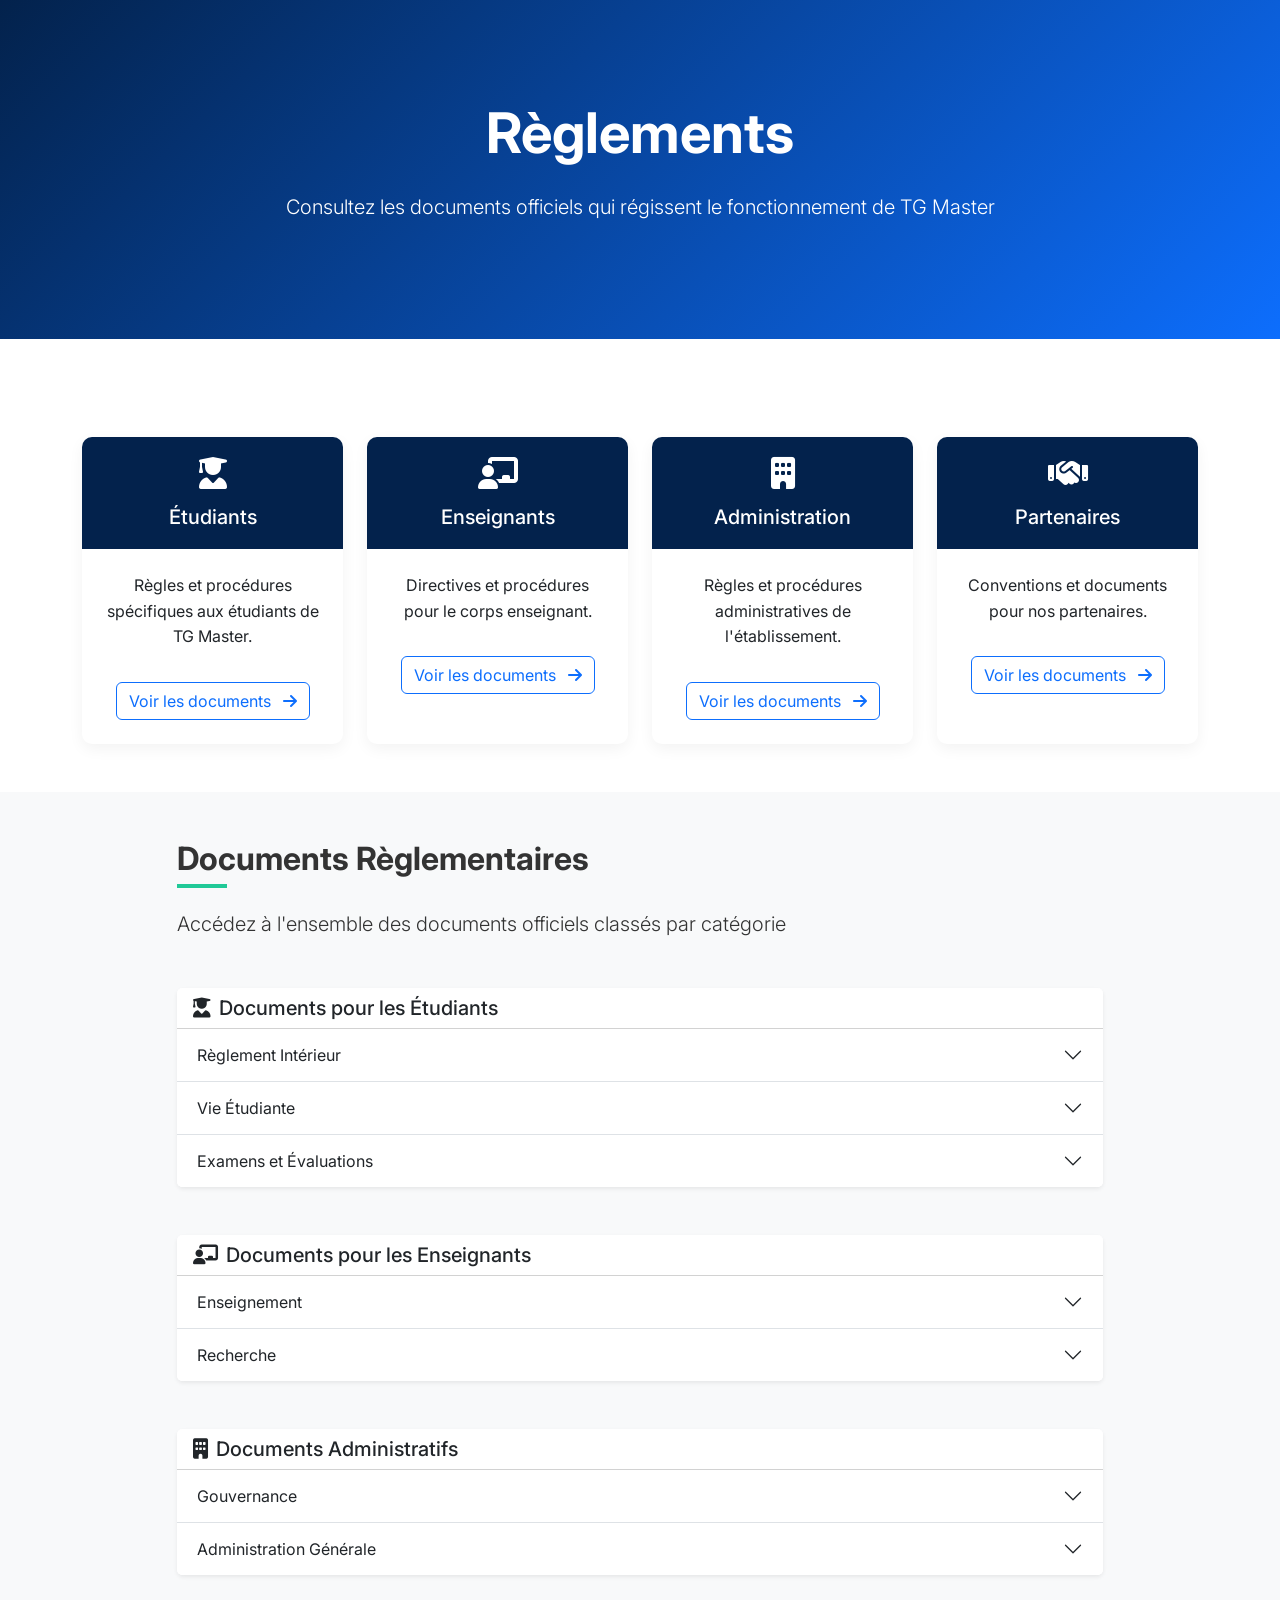
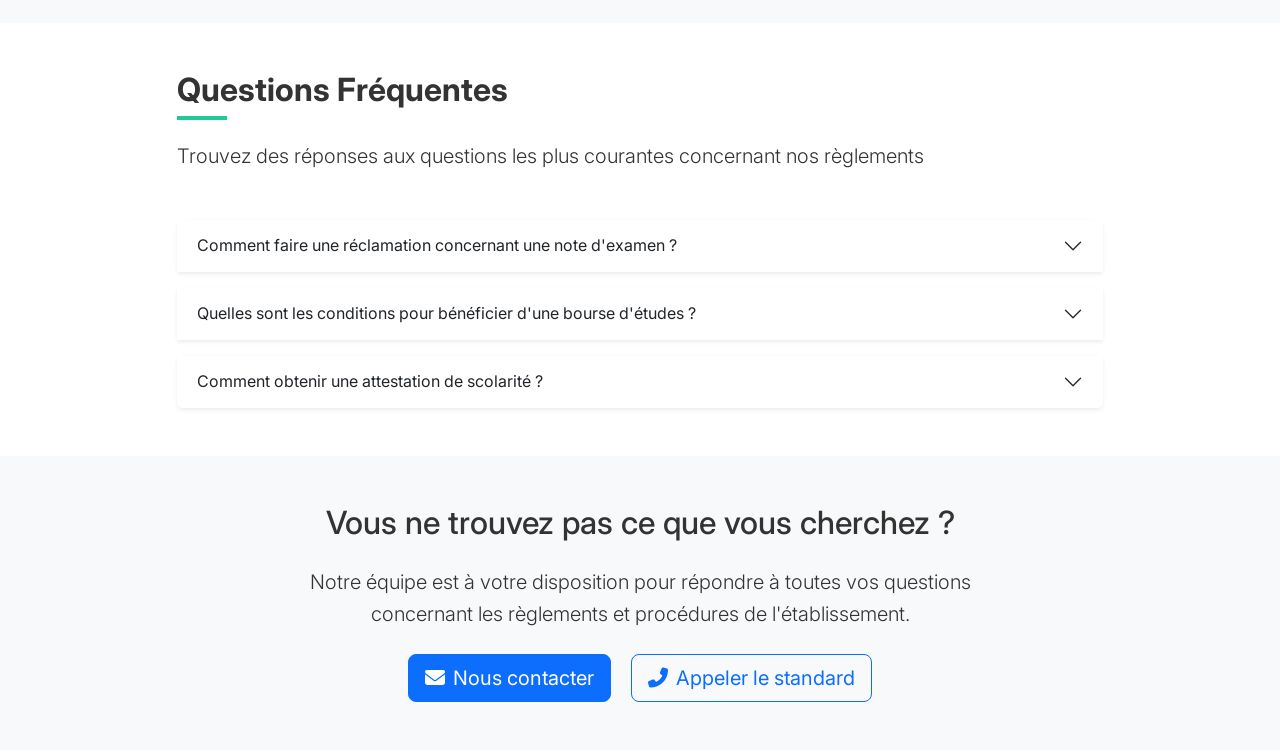
<file: reglements.html>
<!DOCTYPE html>
<html lang="fr">
<head>
    <meta charset="UTF-8">
    <meta name="viewport" content="width=device-width, initial-scale=1.0">
    <title>Règlements - TG Master</title>
    <!-- Bootstrap CSS -->
    <link href="https://cdn.jsdelivr.net/npm/bootstrap@5.3.8/dist/css/bootstrap.min.css" rel="stylesheet">
    <!-- Font Awesome -->
    <link href="https://cdnjs.cloudflare.com/ajax/libs/font-awesome/6.4.0/css/all.min.css" rel="stylesheet">
    <!-- Google Fonts -->
    <link href="https://fonts.googleapis.com/css2?family=Inter:wght@300;400;500;600;700&display=swap" rel="stylesheet">
    <style>
        :root {
            --primary-color: #03224c;
            --secondary-color: #0d6efd;
            --accent-color: #20c997;
        }
        body {
            font-family: 'Inter', sans-serif;
            color: #333;
            line-height: 1.6;
        }
        .hero-banner {
            background: linear-gradient(135deg, var(--primary-color), var(--secondary-color));
            color: white;
            padding: 100px 0;
            margin-bottom: 50px;
        }
        .regulation-card {
            transition: transform 0.3s ease, box-shadow 0.3s ease;
            height: 100%;
            border: none;
            border-radius: 10px;
            overflow: hidden;
            box-shadow: 0 5px 15px rgba(0,0,0,0.05);
        }
        .regulation-card:hover {
            transform: translateY(-5px);
            box-shadow: 0 10px 25px rgba(0,0,0,0.1);
        }
        .regulation-card .card-header {
            background-color: var(--primary-color);
            color: white;
            font-weight: 600;
            border: none;
            padding: 1.25rem;
        }
        .regulation-card .card-body {
            padding: 1.5rem;
        }
        .document-list {
            list-style-type: none;
            padding-left: 0;
        }
        .document-list li {
            padding: 10px 0;
            border-bottom: 1px solid #eee;
            display: flex;
            justify-content: space-between;
            align-items: center;
        }
        .document-list li:last-child {
            border-bottom: none;
        }
        .document-list a {
            color: var(--primary-color);
            text-decoration: none;
            display: flex;
            align-items: center;
            transition: color 0.3s ease;
            flex-grow: 1;
        }
        .document-list a:hover {
            color: var(--secondary-color);
            text-decoration: none;
        }
        .document-list i {
            margin-right: 10px;
            color: var(--secondary-color);
            width: 20px;
            text-align: center;
        }
        .accordion-button:not(.collapsed) {
            background-color: rgba(3, 34, 76, 0.05);
            color: var(--primary-color);
            font-weight: 600;
        }
        .accordion-button:focus {
            box-shadow: none;
            border-color: rgba(0,0,0,.125);
        }
        .badge {
            font-weight: 500;
            padding: 5px 10px;
            font-size: 0.75rem;
        }
        .document-actions {
            display: flex;
            gap: 10px;
            margin-left: 15px;
        }
        .document-actions a {
            color: #6c757d;
            transition: color 0.3s ease;
        }
        .document-actions a:hover {
            color: var(--secondary-color);
        }
        .section-title {
            position: relative;
            display: inline-block;
            margin-bottom: 30px;
            font-weight: 700;
        }
        .section-title:after {
            content: '';
            position: absolute;
            width: 50px;
            height: 4px;
            background: var(--accent-color);
            bottom: -10px;
            left: 0;
        }
    </style>
</head>
<body>
    <!-- Navigation (à inclure depuis le fichier principal) -->
    
    <!-- Bannière Hero -->
    <section class="hero-banner">
        <div class="container">
            <div class="row align-items-center">
                <div class="col-lg-8 mx-auto text-center">
                    <h1 class="display-4 fw-bold mb-4">Règlements</h1>
                    <p class="lead">Consultez les documents officiels qui régissent le fonctionnement de TG Master</p>
                </div>
            </div>
        </div>
    </section>

    <!-- Cartes de catégories -->
    <section class="py-5">
        <div class="container">
            <div class="row g-4">
                <!-- Étudiants -->
                <div class="col-md-6 col-lg-3">
                    <div class="card regulation-card h-100">
                        <div class="card-header text-center">
                            <i class="fas fa-user-graduate fa-2x mb-3"></i>
                            <h3 class="h5 mb-0">Étudiants</h3>
                        </div>
                        <div class="card-body text-center">
                            <p>Règles et procédures spécifiques aux étudiants de TG Master.</p>
                            <a href="#etudiants" class="btn btn-outline-primary mt-3">Voir les documents <i class="fas fa-arrow-right ms-2"></i></a>
                        </div>
                    </div>
                </div>

                <!-- Enseignants -->
                <div class="col-md-6 col-lg-3">
                    <div class="card regulation-card h-100">
                        <div class="card-header text-center">
                            <i class="fas fa-chalkboard-teacher fa-2x mb-3"></i>
                            <h3 class="h5 mb-0">Enseignants</h3>
                        </div>
                        <div class="card-body text-center">
                            <p>Directives et procédures pour le corps enseignant.</p>
                            <a href="#enseignants" class="btn btn-outline-primary mt-3">Voir les documents <i class="fas fa-arrow-right ms-2"></i></a>
                        </div>
                    </div>
                </div>

                <!-- Administration -->
                <div class="col-md-6 col-lg-3">
                    <div class="card regulation-card h-100">
                        <div class="card-header text-center">
                            <i class="fas fa-building fa-2x mb-3"></i>
                            <h3 class="h5 mb-0">Administration</h3>
                        </div>
                        <div class="card-body text-center">
                            <p>Règles et procédures administratives de l'établissement.</p>
                            <a href="#administration" class="btn btn-outline-primary mt-3">Voir les documents <i class="fas fa-arrow-right ms-2"></i></a>
                        </div>
                    </div>
                </div>

                <!-- Partenaires -->
                <div class="col-md-6 col-lg-3">
                    <div class="card regulation-card h-100">
                        <div class="card-header text-center">
                            <i class="fas fa-handshake fa-2x mb-3"></i>
                            <h3 class="h5 mb-0">Partenaires</h3>
                        </div>
                        <div class="card-body text-center">
                            <p>Conventions et documents pour nos partenaires.</p>
                            <a href="#partenaires" class="btn btn-outline-primary mt-3">Voir les documents <i class="fas fa-arrow-right ms-2"></i></a>
                        </div>
                    </div>
                </div>
            </div>
        </div>
    </section>

    <!-- Documents par catégorie -->
    <section class="py-5 bg-light">
        <div class="container">
            <div class="row">
                <div class="col-lg-10 mx-auto">
                    <h2 class="section-title">Documents Règlementaires</h2>
                    <p class="lead mb-5">Accédez à l'ensemble des documents officiels classés par catégorie</p>
                    
                    <!-- Section Étudiants -->
                    <div class="card border-0 shadow-sm mb-5" id="etudiants">
                        <div class="card-header bg-white">
                            <h3 class="h5 mb-0"><i class="fas fa-user-graduate me-2"></i>Documents pour les Étudiants</h3>
                        </div>
                        <div class="card-body p-0">
                            <div class="accordion" id="accordionEtudiants">
                                <!-- Règlement Intérieur -->
                                <div class="accordion-item border-0 border-bottom">
                                    <h2 class="accordion-header" id="headingOne">
                                        <button class="accordion-button collapsed" type="button" data-bs-toggle="collapse" data-bs-target="#collapseOne" aria-expanded="false" aria-controls="collapseOne">
                                            Règlement Intérieur
                                        </button>
                                    </h2>
                                    <div id="collapseOne" class="accordion-collapse collapse" aria-labelledby="headingOne" data-bs-parent="#accordionEtudiants">
                                        <div class="accordion-body p-0">
                                            <ul class="document-list mb-0">
                                                <li>
                                                    <a href="#">
                                                        <i class="far fa-file-pdf"></i>
                                                        <span>Règlement Intérieur 2023-2024</span>
                                                    </a>
                                                    <div class="document-actions">
                                                        <span class="badge bg-secondary">PDF - 1.2 Mo</span>
                                                        <a href="#" title="Télécharger"><i class="fas fa-download"></i></a>
                                                    </div>
                                                </li>
                                                <li>
                                                    <a href="#">
                                                        <i class="far fa-file-word"></i>
                                                        <span>Charte de l'Étudiant</span>
                                                    </a>
                                                    <div class="document-actions">
                                                        <span class="badge bg-secondary">DOCX - 850 Ko</span>
                                                        <a href="#" title="Télécharger"><i class="fas fa-download"></i></a>
                                                    </div>
                                                </li>
                                            </ul>
                                        </div>
                                    </div>
                                </div>
                                
                                <!-- Vie Étudiante -->
                                <div class="accordion-item border-0 border-bottom">
                                    <h2 class="accordion-header" id="headingTwo">
                                        <button class="accordion-button collapsed" type="button" data-bs-toggle="collapse" data-bs-target="#collapseTwo" aria-expanded="false" aria-controls="collapseTwo">
                                            Vie Étudiante
                                        </button>
                                    </h2>
                                    <div id="collapseTwo" class="accordion-collapse collapse" aria-labelledby="headingTwo" data-bs-parent="#accordionEtudiants">
                                        <div class="accordion-body p-0">
                                            <ul class="document-list mb-0">
                                                <li>
                                                    <a href="#">
                                                        <i class="far fa-file-pdf"></i>
                                                        <span>Charte des Résidences Universitaires</span>
                                                    </a>
                                                    <div class="document-actions">
                                                        <span class="badge bg-secondary">PDF - 1.1 Mo</span>
                                                        <a href="#" title="Télécharger"><i class="fas fa-download"></i></a>
                                                    </div>
                                                </li>
                                                <li>
                                                    <a href="#">
                                                        <i class="far fa-file-pdf"></i>
                                                        <span>Règlement de la Bibliothèque</span>
                                                    </a>
                                                    <div class="document-actions">
                                                        <span class="badge bg-secondary">PDF - 720 Ko</span>
                                                        <a href="#" title="Télécharger"><i class="fas fa-download"></i></a>
                                                    </div>
                                                </li>
                                            </ul>
                                        </div>
                                    </div>
                                </div>
                                
                                <!-- Examens et Évaluations -->
                                <div class="accordion-item border-0">
                                    <h2 class="accordion-header" id="headingThree">
                                        <button class="accordion-button collapsed" type="button" data-bs-toggle="collapse" data-bs-target="#collapseThree" aria-expanded="false" aria-controls="collapseThree">
                                            Examens et Évaluations
                                        </button>
                                    </h2>
                                    <div id="collapseThree" class="accordion-collapse collapse" aria-labelledby="headingThree" data-bs-parent="#accordionEtudiants">
                                        <div class="accordion-body p-0">
                                            <ul class="document-list mb-0">
                                                <li>
                                                    <a href="#">
                                                        <i class="far fa-file-pdf"></i>
                                                        <span>Règlement des Examens</span>
                                                    </a>
                                                    <div class="document-actions">
                                                        <span class="badge bg-secondary">PDF - 980 Ko</span>
                                                        <a href="#" title="Télécharger"><i class="fas fa-download"></i></a>
                                                    </div>
                                                </li>
                                                <li>
                                                    <a href="#">
                                                        <i class="far fa-file-pdf"></i>
                                                        <span>Procédure de Réclamation</span>
                                                    </a>
                                                    <div class="document-actions">
                                                        <span class="badge bg-secondary">PDF - 650 Ko</span>
                                                        <a href="#" title="Télécharger"><i class="fas fa-download"></i></a>
                                                    </div>
                                                </li>
                                            </ul>
                                        </div>
                                    </div>
                                </div>
                            </div>
                        </div>
                    </div>
                    
                    <!-- Section Enseignants -->
                    <div class="card border-0 shadow-sm mb-5" id="enseignants">
                        <div class="card-header bg-white">
                            <h3 class="h5 mb-0"><i class="fas fa-chalkboard-teacher me-2"></i>Documents pour les Enseignants</h3>
                        </div>
                        <div class="card-body p-0">
                            <div class="accordion" id="accordionEnseignants">
                                <!-- Enseignement -->
                                <div class="accordion-item border-0 border-bottom">
                                    <h2 class="accordion-header" id="headingFour">
                                        <button class="accordion-button collapsed" type="button" data-bs-toggle="collapse" data-bs-target="#collapseFour" aria-expanded="false" aria-controls="collapseFour">
                                            Enseignement
                                        </button>
                                    </h2>
                                    <div id="collapseFour" class="accordion-collapse collapse" aria-labelledby="headingFour" data-bs-parent="#accordionEnseignants">
                                        <div class="accordion-body p-0">
                                            <ul class="document-list mb-0">
                                                <li>
                                                    <a href="#">
                                                        <i class="far fa-file-pdf"></i>
                                                        <span>Guide Pédagogique 2023-2024</span>
                                                    </a>
                                                    <div class="document-actions">
                                                        <span class="badge bg-secondary">PDF - 2.1 Mo</span>
                                                        <a href="#" title="Télécharger"><i class="fas fa-download"></i></a>
                                                    </div>
                                                </li>
                                                <li>
                                                    <a href="#">
                                                        <i class="far fa-file-word"></i>
                                                        <span>Modèle de Syllabus</span>
                                                    </a>
                                                    <div class="document-actions">
                                                        <span class="badge bg-secondary">DOCX - 320 Ko</span>
                                                        <a href="#" title="Télécharger"><i class="fas fa-download"></i></a>
                                                    </div>
                                                </li>
                                            </ul>
                                        </div>
                                    </div>
                                </div>
                                
                                <!-- Recherche -->
                                <div class="accordion-item border-0">
                                    <h2 class="accordion-header" id="headingFive">
                                        <button class="accordion-button collapsed" type="button" data-bs-toggle="collapse" data-bs-target="#collapseFive" aria-expanded="false" aria-controls="collapseFive">
                                            Recherche
                                        </button>
                                    </h2>
                                    <div id="collapseFive" class="accordion-collapse collapse" aria-labelledby="headingFive" data-bs-parent="#accordionEnseignants">
                                        <div class="accordion-body p-0">
                                            <ul class="document-list mb-0">
                                                <li>
                                                    <a href="#">
                                                        <i class="far fa-file-pdf"></i>
                                                        <span>Politique de la Recherche</span>
                                                    </a>
                                                    <div class="document-actions">
                                                        <span class="badge bg-secondary">PDF - 1.7 Mo</span>
                                                        <a href="#" title="Télécharger"><i class="fas fa-download"></i></a>
                                                    </div>
                                                </li>
                                                <li>
                                                    <a href="#">
                                                        <i class="far fa-file-word"></i>
                                                        <span>Guide des Publications Scientifiques</span>
                                                    </a>
                                                    <div class="document-actions">
                                                        <span class="badge bg-secondary">DOCX - 2.3 Mo</span>
                                                        <a href="#" title="Télécharger"><i class="fas fa-download"></i></a>
                                                    </div>
                                                </li>
                                            </ul>
                                        </div>
                                    </div>
                                </div>
                            </div>
                        </div>
                    </div>
                    
                    <!-- Section Administration -->
                    <div class="card border-0 shadow-sm" id="administration">
                        <div class="card-header bg-white">
                            <h3 class="h5 mb-0"><i class="fas fa-building me-2"></i>Documents Administratifs</h3>
                        </div>
                        <div class="card-body p-0">
                            <div class="accordion" id="accordionAdmin">
                                <!-- Gouvernance -->
                                <div class="accordion-item border-0 border-bottom">
                                    <h2 class="accordion-header" id="headingSix">
                                        <button class="accordion-button collapsed" type="button" data-bs-toggle="collapse" data-bs-target="#collapseSix" aria-expanded="false" aria-controls="collapseSix">
                                            Gouvernance
                                        </button>
                                    </h2>
                                    <div id="collapseSix" class="accordion-collapse collapse" aria-labelledby="headingSix" data-bs-parent="#accordionAdmin">
                                        <div class="accordion-body p-0">
                                            <ul class="document-list mb-0">
                                                <li>
                                                    <a href="#">
                                                        <i class="far fa-file-pdf"></i>
                                                        <span>Statuts de l'Établissement</span>
                                                    </a>
                                                    <div class="document-actions">
                                                        <span class="badge bg-secondary">PDF - 3.2 Mo</span>
                                                        <a href="#" title="Télécharger"><i class="fas fa-download"></i></a>
                                                    </div>
                                                </li>
                                                <li>
                                                    <a href="#">
                                                        <i class="far fa-file-pdf"></i>
                                                        <span>Règlement Intérieur du Personnel</span>
                                                    </a>
                                                    <div class="document-actions">
                                                        <span class="badge bg-secondary">PDF - 2.1 Mo</span>
                                                        <a href="#" title="Télécharger"><i class="fas fa-download"></i></a>
                                                    </div>
                                                </li>
                                            </ul>
                                        </div>
                                    </div>
                                </div>
                                
                                <!-- Administration Générale -->
                                <div class="accordion-item border-0">
                                    <h2 class="accordion-header" id="headingSeven">
                                        <button class="accordion-button collapsed" type="button" data-bs-toggle="collapse" data-bs-target="#collapseSeven" aria-expanded="false" aria-controls="collapseSeven">
                                            Administration Générale
                                        </button>
                                    </h2>
                                    <div id="collapseSeven" class="accordion-collapse collapse" aria-labelledby="headingSeven" data-bs-parent="#accordionAdmin">
                                        <div class="accordion-body p-0">
                                            <ul class="document-list mb-0">
                                                <li>
                                                    <a href="#">
                                                        <i class="far fa-file-pdf"></i>
                                                        <span>Règlement Financier</span>
                                                    </a>
                                                    <div class="document-actions">
                                                        <span class="badge bg-secondary">PDF - 1.9 Mo</span>
                                                        <a href="#" title="Télécharger"><i class="fas fa-download"></i></a>
                                                    </div>
                                                </li>
                                                <li>
                                                    <a href="#">
                                                        <i class="far fa-file-word"></i>
                                                        <span>Procédure d'Achats</span>
                                                    </a>
                                                    <div class="document-actions">
                                                        <span class="badge bg-secondary">DOCX - 1.2 Mo</span>
                                                        <a href="#" title="Télécharger"><i class="fas fa-download"></i></a>
                                                    </div>
                                                </li>
                                            </ul>
                                        </div>
                                    </div>
                                </div>
                            </div>
                        </div>
                    </div>
                </div>
            </div>
        </div>
    </section>

    <!-- Section FAQ -->
    <section class="py-5">
        <div class="container">
            <div class="row">
                <div class="col-lg-10 mx-auto">
                    <h2 class="section-title">Questions Fréquentes</h2>
                    <p class="lead mb-5">Trouvez des réponses aux questions les plus courantes concernant nos règlements</p>
                    
                    <div class="accordion" id="faqAccordion">
                        <!-- Question 1 -->
                        <div class="accordion-item mb-3 border-0 shadow-sm">
                            <h2 class="accordion-header" id="faqHeadingOne">
                                <button class="accordion-button collapsed" type="button" data-bs-toggle="collapse" data-bs-target="#faqOne" aria-expanded="false" aria-controls="faqOne">
                                    Comment faire une réclamation concernant une note d'examen ?
                                </button>
                            </h2>
                            <div id="faqOne" class="accordion-collapse collapse" aria-labelledby="faqHeadingOne" data-bs-parent="#faqAccordion">
                                <div class="accordion-body">
                                    <p>Pour toute réclamation concernant une note d'examen, vous devez :</p>
                                    <ol>
                                        <li>Rédiger une lettre de réclamation motivée</li>
                                        <li>La déposer au secrétariat pédagogique dans un délai de 7 jours ouvrables après l'affichage des résultats</li>
                                        <li>Joindre toutes les pièces justificatives nécessaires</li>
                                    </ol>
                                    <p class="mb-0">Votre réclamation sera examinée par la commission pédagogique qui vous répondra dans un délai maximum de 15 jours.</p>
                                </div>
                            </div>
                        </div>
                        
                        <!-- Question 2 -->
                        <div class="accordion-item mb-3 border-0 shadow-sm">
                            <h2 class="accordion-header" id="faqHeadingTwo">
                                <button class="accordion-button collapsed" type="button" data-bs-toggle="collapse" data-bs-target="#faqTwo" aria-expanded="false" aria-controls="faqTwo">
                                    Quelles sont les conditions pour bénéficier d'une bourse d'études ?
                                </button>
                            </h2>
                            <div id="faqTwo" class="accordion-collapse collapse" aria-labelledby="faqHeadingTwo" data-bs-parent="#faqAccordion">
                                <div class="accordion-body">
                                    <p>Les conditions pour bénéficier d'une bourse d'études à TG Master sont les suivantes :</p>
                                    <ul>
                                        <li>Être régulièrement inscrit dans un programme de formation de TG Master</li>
                                        <li>Justifier de ressources financières limitées</li>
                                        <li>Avoir obtenu de bons résultats académiques l'année précédente</li>
                                        <li>Ne pas bénéficier d'une autre bourse d'études</li>
                                    </ul>
                                    <p class="mb-0">Le dossier de demande de bourse est à retirer au service des bourses et doit être déposé avant le 30 septembre de l'année universitaire en cours.</p>
                                </div>
                            </div>
                        </div>
                        
                        <!-- Question 3 -->
                        <div class="accordion-item border-0 shadow-sm">
                            <h2 class="accordion-header" id="faqHeadingThree">
                                <button class="accordion-button collapsed" type="button" data-bs-toggle="collapse" data-bs-target="#faqThree" aria-expanded="false" aria-controls="faqThree">
                                    Comment obtenir une attestation de scolarité ?
                                </button>
                            </h2>
                            <div id="faqThree" class="accordion-collapse collapse" aria-labelledby="faqHeadingThree" data-bs-parent="#faqAccordion">
                                <div class="accordion-body">
                                    <p>Les attestations de scolarité sont disponibles sur votre espace étudiant dans la rubrique "Mes documents". Vous pouvez les télécharger et les imprimer directement.</p>
                                    <p class="mb-0">Si vous rencontrez des difficultés, vous pouvez en faire la demande écrite au service de la scolarité. Le délai de délivrance est de 48 heures ouvrables.</p>
                                </div>
                            </div>
                        </div>
                    </div>
                </div>
            </div>
        </div>
    </section>

    <!-- Section Contact -->
    <section class="py-5 bg-light">
        <div class="container">
            <div class="row">
                <div class="col-lg-8 mx-auto text-center">
                    <h2 class="mb-4">Vous ne trouvez pas ce que vous cherchez ?</h2>
                    <p class="lead mb-4">Notre équipe est à votre disposition pour répondre à toutes vos questions concernant les règlements et procédures de l'établissement.</p>
                    <a href="../index.html#contact" class="btn btn-primary btn-lg me-3"><i class="fas fa-envelope me-2"></i>Nous contacter</a>
                    <a href="#" class="btn btn-outline-primary btn-lg"><i class="fas fa-phone-alt me-2"></i>Appeler le standard</a>
                </div>
            </div>
        </div>
    </section>

    <!-- Footer (à inclure depuis le fichier principal) -->
    
    <!-- Scripts -->
    <script src="https://cdn.jsdelivr.net/npm/bootstrap@5.3.8/dist/js/bootstrap.bundle.min.js"></script>
</body>
</html>
</file>
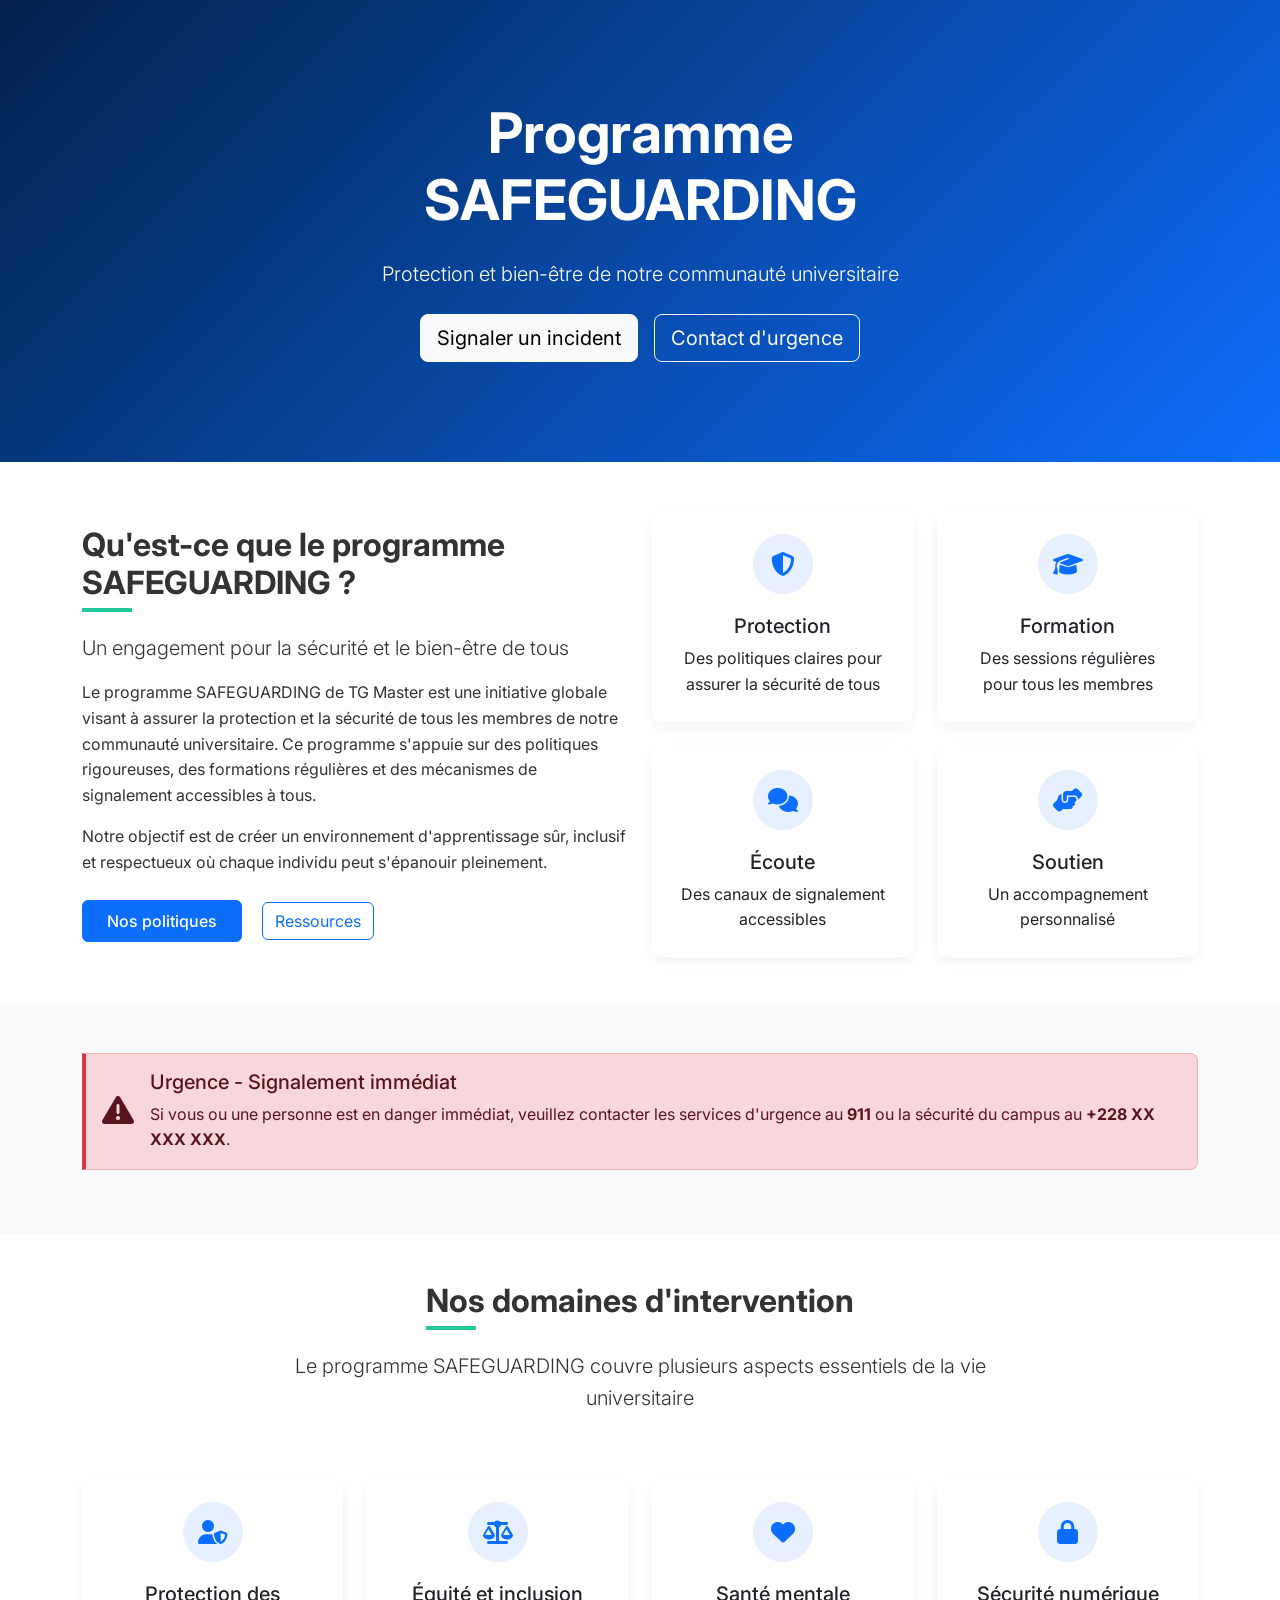
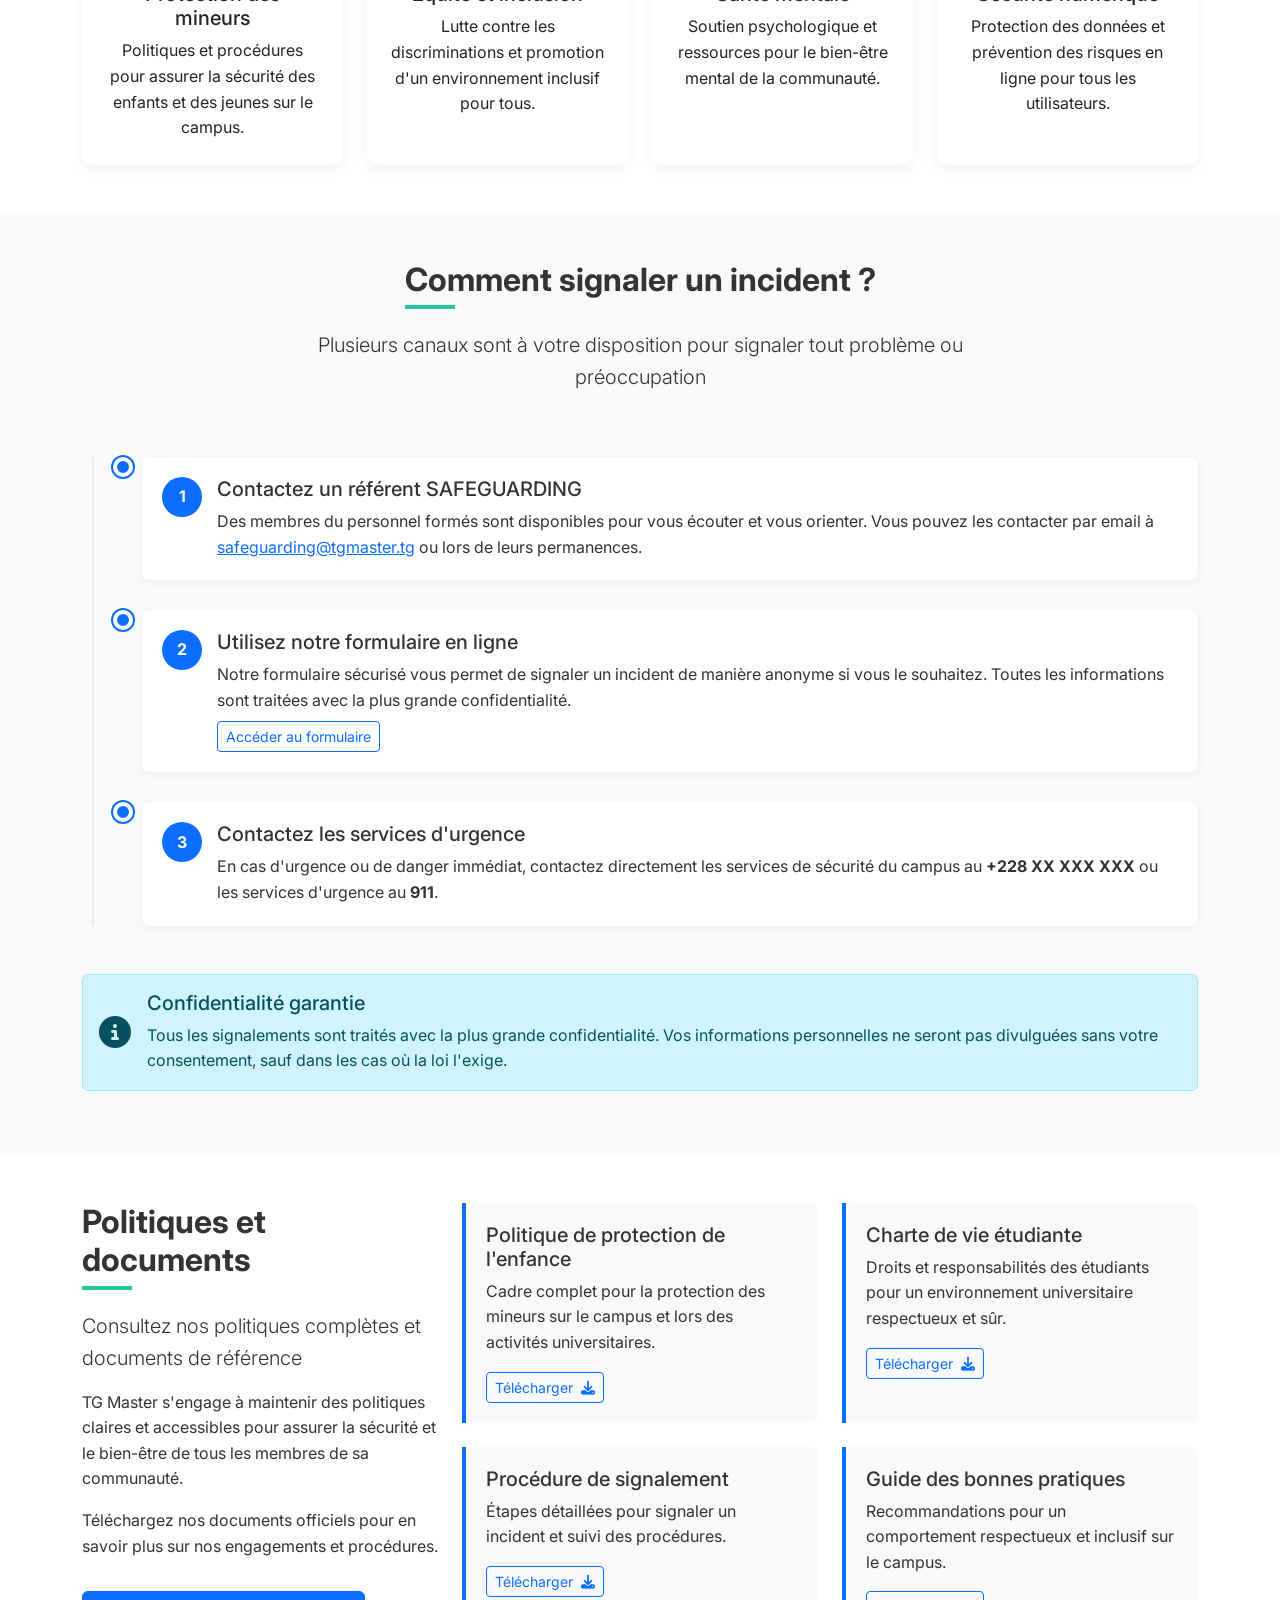
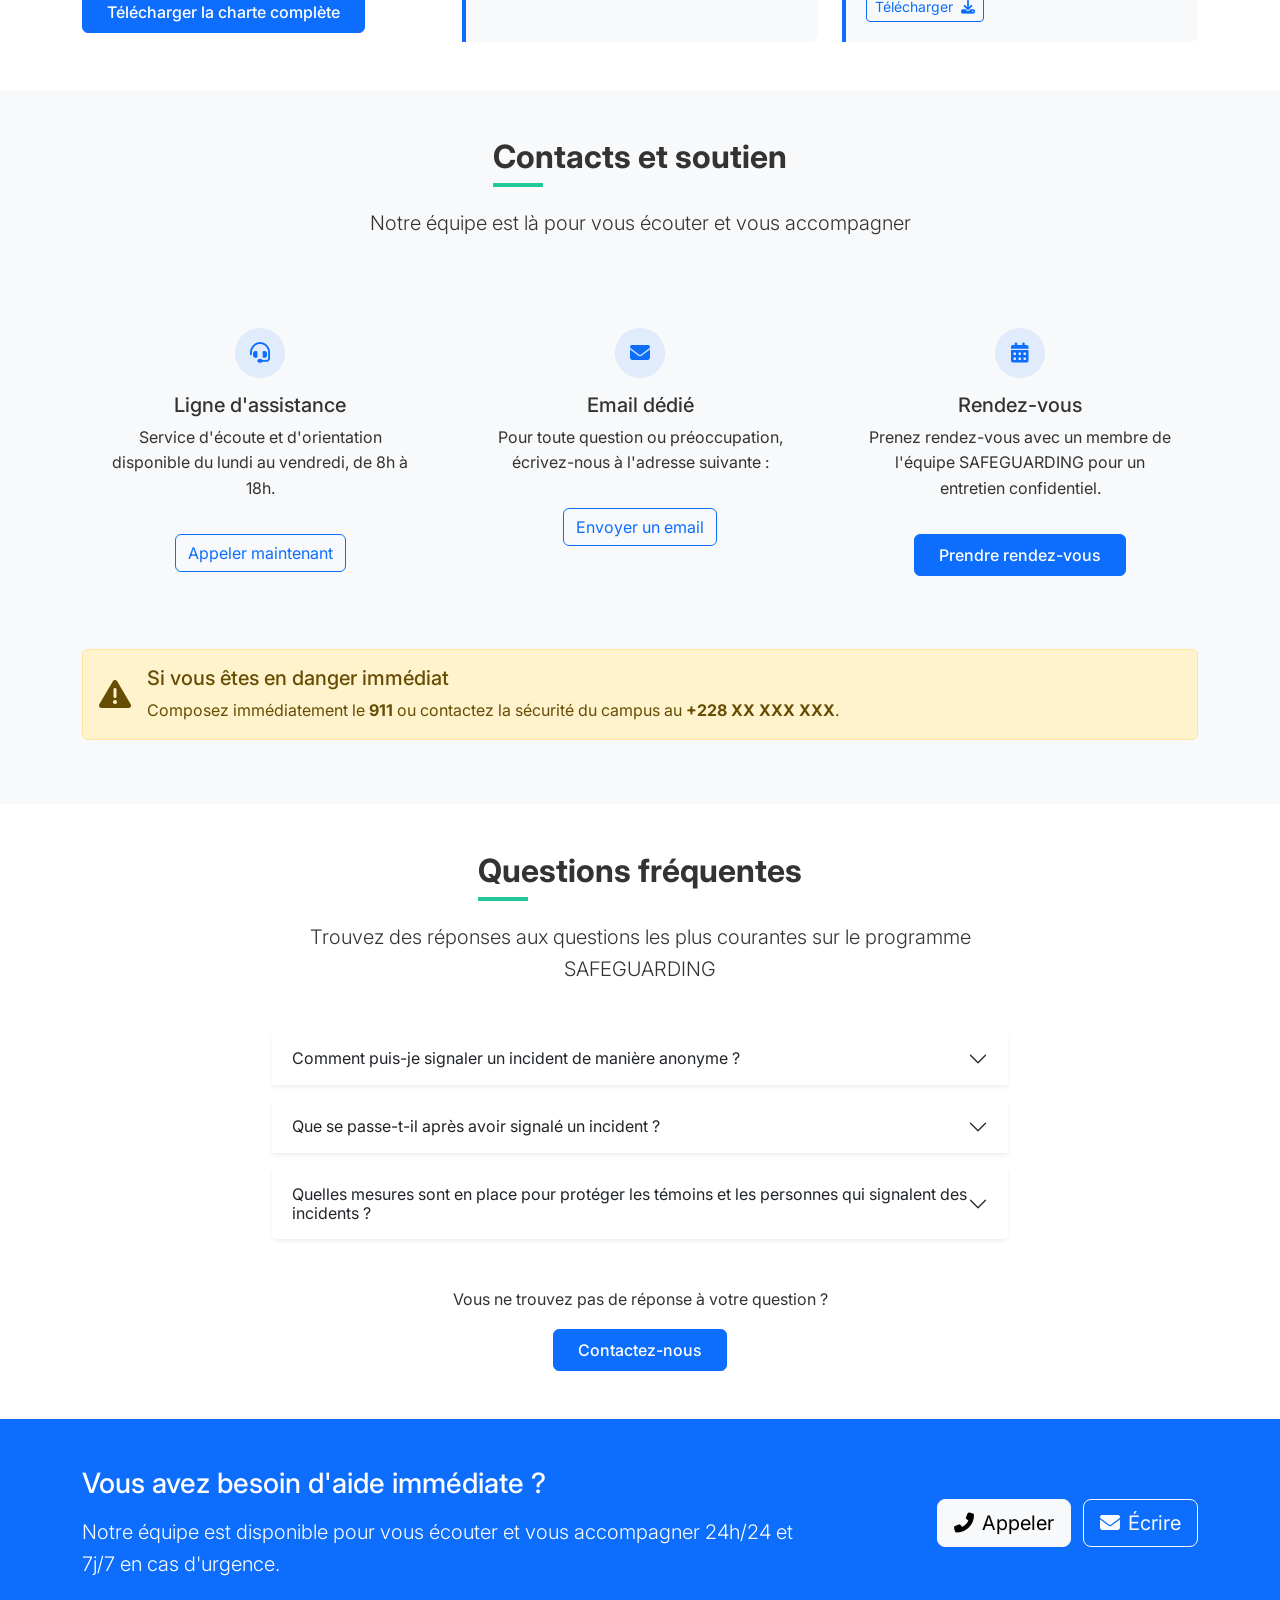
<file: safeguarding.html>
<!DOCTYPE html>
<html lang="fr">
<head>
    <meta charset="UTF-8">
    <meta name="viewport" content="width=device-width, initial-scale=1.0">
    <title>Programme SAFEGUARDING - Protection et Sécurité | TG Master</title>
    <!-- Bootstrap CSS -->
    <link href="https://cdn.jsdelivr.net/npm/bootstrap@5.3.8/dist/css/bootstrap.min.css" rel="stylesheet">
    <!-- Font Awesome -->
    <link href="https://cdnjs.cloudflare.com/ajax/libs/font-awesome/6.4.0/css/all.min.css" rel="stylesheet">
    <!-- Google Fonts -->
    <link href="https://fonts.googleapis.com/css2?family=Inter:wght@300;400;500;600;700&display=swap" rel="stylesheet">
    <!-- AOS Animation -->
    <link href="https://unpkg.com/aos@2.3.1/dist/aos.css" rel="stylesheet">
    <style>
        :root {
            --primary-color: #03224c;
            --secondary-color: #0d6efd;
            --accent-color: #20c997;
            --danger-color: #dc3545;
        }
        body {
            font-family: 'Inter', sans-serif;
            color: #333;
            line-height: 1.6;
        }
        .hero-banner {
            background: linear-gradient(135deg, var(--primary-color), var(--secondary-color));
            color: white;
            padding: 100px 0;
            position: relative;
            overflow: hidden;
        }
        .hero-banner::before {
            content: '';
            position: absolute;
            top: 0;
            right: 0;
            bottom: 0;
            left: 0;
            background: url('[data-uri]') repeat;
            opacity: 0.3;
        }
        .hero-content {
            position: relative;
            z-index: 1;
        }
        .section-title {
            position: relative;
            display: inline-block;
            margin-bottom: 30px;
            font-weight: 700;
        }
        .section-title:after {
            content: '';
            position: absolute;
            width: 50px;
            height: 4px;
            background: var(--accent-color);
            bottom: -10px;
            left: 0;
        }
        .section-title.text-center:after {
            left: 50%;
            transform: translateX(-50%);
        }
        .card {
            border: none;
            border-radius: 10px;
            overflow: hidden;
            box-shadow: 0 5px 15px rgba(0,0,0,0.05);
            transition: transform 0.3s ease, box-shadow 0.3s ease;
            height: 100%;
        }
        .card:hover {
            transform: translateY(-5px);
            box-shadow: 0 10px 25px rgba(0,0,0,0.1);
        }
        .card-header {
            background-color: var(--primary-color);
            color: white;
            font-weight: 600;
            border: none;
            padding: 1.25rem;
        }
        .btn-primary {
            background-color: var(--secondary-color);
            border-color: var(--secondary-color);
            padding: 0.5rem 1.5rem;
            font-weight: 500;
        }
        .btn-primary:hover {
            background-color: #0b5ed7;
            border-color: #0a58ca;
        }
        .btn-outline-primary {
            color: var(--secondary-color);
            border-color: var(--secondary-color);
        }
        .btn-outline-danger {
            color: var(--danger-color);
            border-color: var(--danger-color);
        }
        .btn-outline-danger:hover {
            background-color: var(--danger-color);
            color: white;
        }
        .btn-outline-primary:hover {
            background-color: var(--secondary-color);
            border-color: var(--secondary-color);
        }
        .feature-icon {
            width: 60px;
            height: 60px;
            border-radius: 50%;
            background: rgba(13, 110, 253, 0.1);
            display: flex;
            align-items: center;
            justify-content: center;
            margin: 0 auto 20px;
            font-size: 24px;
            color: var(--secondary-color);
        }
        .nav-pills .nav-link {
            color: var(--primary-color);
            font-weight: 500;
            padding: 0.75rem 1.5rem;
            margin-right: 10px;
            margin-bottom: 10px;
            border-radius: 50px;
            background: #f8f9fa;
            transition: all 0.3s ease;
        }
        .nav-pills .nav-link.active {
            background: var(--secondary-color);
            color: white;
        }
        .nav-pills .nav-link:hover:not(.active) {
            background: #e9ecef;
        }
        .step-number {
            width: 40px;
            height: 40px;
            background: var(--secondary-color);
            color: white;
            border-radius: 50%;
            display: flex;
            align-items: center;
            justify-content: center;
            font-weight: 700;
            margin-right: 15px;
            flex-shrink: 0;
        }
        .policy-card {
            border-left: 4px solid var(--secondary-color);
            padding: 20px;
            background: #f8f9fa;
            border-radius: 0 8px 8px 0;
            height: 100%;
        }
        .alert-safeguarding {
            border-left: 4px solid var(--danger-color);
            border-radius: 0 8px 8px 0;
        }
        .contact-card {
            border-radius: 10px;
            padding: 25px;
            background: #f8f9fa;
            height: 100%;
            transition: transform 0.3s ease;
        }
        .contact-card:hover {
            transform: translateY(-5px);
        }
        .contact-icon {
            width: 50px;
            height: 50px;
            border-radius: 50%;
            background: rgba(13, 110, 253, 0.1);
            display: flex;
            align-items: center;
            justify-content: center;
            font-size: 20px;
            color: var(--secondary-color);
            margin-bottom: 15px;
        }
        .resource-link {
            display: block;
            padding: 12px 15px;
            margin-bottom: 10px;
            background: white;
            border-radius: 8px;
            color: var(--primary-color);
            text-decoration: none;
            transition: all 0.3s ease;
            border: 1px solid #e9ecef;
        }
        .resource-link:hover {
            background: #f8f9fa;
            color: var(--secondary-color);
            border-color: var(--secondary-color);
        }
        .resource-link i {
            margin-right: 10px;
            color: var(--secondary-color);
        }
        .timeline {
            position: relative;
            padding-left: 30px;
        }
        .timeline:before {
            content: '';
            position: absolute;
            left: 10px;
            top: 0;
            bottom: 0;
            width: 2px;
            background: #e9ecef;
        }
        .timeline-item {
            position: relative;
            padding-bottom: 30px;
            padding-left: 30px;
        }
        .timeline-item:last-child {
            padding-bottom: 0;
        }
        .timeline-dot {
            position: absolute;
            left: 1px;
            width: 20px;
            height: 20px;
            border-radius: 50%;
            background: var(--secondary-color);
            border: 4px solid white;
            box-shadow: 0 0 0 2px var(--secondary-color);
        }
        .timeline-content {
            background: white;
            padding: 20px;
            border-radius: 8px;
            box-shadow: 0 2px 10px rgba(0,0,0,0.05);
        }
    </style>
</head>
<body>
    <!-- Navigation (à inclure depuis le fichier principal) -->
    
    <!-- Bannière Hero -->
    <section class="hero-banner">
        <div class="container">
            <div class="row align-items-center">
                <div class="col-lg-8 mx-auto text-center hero-content">
                    <h1 class="display-4 fw-bold mb-4">Programme SAFEGUARDING</h1>
                    <p class="lead mb-4">Protection et bien-être de notre communauté universitaire</p>
                    <div class="d-flex justify-content-center gap-3">
                        <a href="#signaler" class="btn btn-light btn-lg">Signaler un incident</a>
                        <a href="#contact" class="btn btn-outline-light btn-lg">Contact d'urgence</a>
                    </div>
                </div>
            </div>
        </div>
    </section>

    <!-- Introduction -->
    <section class="py-5">
        <div class="container">
            <div class="row align-items-center">
                <div class="col-lg-6 mb-5 mb-lg-0" data-aos="fade-right">
                    <h2 class="section-title">Qu'est-ce que le programme SAFEGUARDING ?</h2>
                    <p class="lead">Un engagement pour la sécurité et le bien-être de tous</p>
                    <p>Le programme SAFEGUARDING de TG Master est une initiative globale visant à assurer la protection et la sécurité de tous les membres de notre communauté universitaire. Ce programme s'appuie sur des politiques rigoureuses, des formations régulières et des mécanismes de signalement accessibles à tous.</p>
                    <p>Notre objectif est de créer un environnement d'apprentissage sûr, inclusif et respectueux où chaque individu peut s'épanouir pleinement.</p>
                    <div class="mt-4">
                        <a href="#politiques" class="btn btn-primary me-3">Nos politiques</a>
                        <a href="#ressources" class="btn btn-outline-primary">Ressources</a>
                    </div>
                </div>
                <div class="col-lg-6" data-aos="fade-left">
                    <div class="row g-4">
                        <div class="col-md-6">
                            <div class="card h-100 text-center p-4">
                                <div class="feature-icon mx-auto">
                                    <i class="fas fa-shield-alt"></i>
                                </div>
                                <h3 class="h5">Protection</h3>
                                <p class="mb-0">Des politiques claires pour assurer la sécurité de tous</p>
                            </div>
                        </div>
                        <div class="col-md-6">
                            <div class="card h-100 text-center p-4">
                                <div class="feature-icon mx-auto">
                                    <i class="fas fa-graduation-cap"></i>
                                </div>
                                <h3 class="h5">Formation</h3>
                                <p class="mb-0">Des sessions régulières pour tous les membres</p>
                            </div>
                        </div>
                        <div class="col-md-6">
                            <div class="card h-100 text-center p-4">
                                <div class="feature-icon mx-auto">
                                    <i class="fas fa-comments"></i>
                                </div>
                                <h3 class="h5">Écoute</h3>
                                <p class="mb-0">Des canaux de signalement accessibles</p>
                            </div>
                        </div>
                        <div class="col-md-6">
                            <div class="card h-100 text-center p-4">
                                <div class="feature-icon mx-auto">
                                    <i class="fas fa-hands-helping"></i>
                                </div>
                                <h3 class="h5">Soutien</h3>
                                <p class="mb-0">Un accompagnement personnalisé</p>
                            </div>
                        </div>
                    </div>
                </div>
            </div>
        </div>
    </section>

    <!-- Alertes importantes -->
    <section class="py-5 bg-light">
        <div class="container">
            <div class="alert alert-danger alert-safeguarding d-flex align-items-center" role="alert" data-aos="fade-up">
                <div class="flex-shrink-0 me-3">
                    <i class="fas fa-exclamation-triangle fa-2x"></i>
                </div>
                <div>
                    <h3 class="alert-heading h5 mb-2">Urgence - Signalement immédiat</h3>
                    <p class="mb-0">Si vous ou une personne est en danger immédiat, veuillez contacter les services d'urgence au <strong>911</strong> ou la sécurité du campus au <strong>+228 XX XXX XXX</strong>.</p>
                </div>
            </div>
        </div>
    </section>

    <!-- Domaines d'intervention -->
    <section class="py-5" id="domaines">
        <div class="container">
            <div class="row mb-5">
                <div class="col-lg-8 mx-auto text-center">
                    <h2 class="section-title">Nos domaines d'intervention</h2>
                    <p class="lead">Le programme SAFEGUARDING couvre plusieurs aspects essentiels de la vie universitaire</p>
                </div>
            </div>
            
            <div class="row g-4">
                <div class="col-md-6 col-lg-3" data-aos="fade-up">
                    <div class="card h-100">
                        <div class="card-body text-center p-4">
                            <div class="feature-icon mx-auto">
                                <i class="fas fa-user-shield"></i>
                            </div>
                            <h3 class="h5 mt-3">Protection des mineurs</h3>
                            <p class="mb-0">Politiques et procédures pour assurer la sécurité des enfants et des jeunes sur le campus.</p>
                        </div>
                    </div>
                </div>
                <div class="col-md-6 col-lg-3" data-aos="fade-up" data-aos-delay="100">
                    <div class="card h-100">
                        <div class="card-body text-center p-4">
                            <div class="feature-icon mx-auto">
                                <i class="fas fa-balance-scale"></i>
                            </div>
                            <h3 class="h5 mt-3">Équité et inclusion</h3>
                            <p class="mb-0">Lutte contre les discriminations et promotion d'un environnement inclusif pour tous.</p>
                        </div>
                    </div>
                </div>
                <div class="col-md-6 col-lg-3" data-aos="fade-up" data-aos-delay="200">
                    <div class="card h-100">
                        <div class="card-body text-center p-4">
                            <div class="feature-icon mx-auto">
                                <i class="fas fa-heart"></i>
                            </div>
                            <h3 class="h5 mt-3">Santé mentale</h3>
                            <p class="mb-0">Soutien psychologique et ressources pour le bien-être mental de la communauté.</p>
                        </div>
                    </div>
                </div>
                <div class="col-md-6 col-lg-3" data-aos="fade-up" data-aos-delay="300">
                    <div class="card h-100">
                        <div class="card-body text-center p-4">
                            <div class="feature-icon mx-auto">
                                <i class="fas fa-lock"></i>
                            </div>
                            <h3 class="h5 mt-3">Sécurité numérique</h3>
                            <p class="mb-0">Protection des données et prévention des risques en ligne pour tous les utilisateurs.</p>
                        </div>
                    </div>
                </div>
            </div>
        </div>
    </section>

    <!-- Comment signaler -->
    <section class="py-5 bg-light" id="signaler">
        <div class="container">
            <div class="row">
                <div class="col-lg-8 mx-auto text-center mb-5">
                    <h2 class="section-title">Comment signaler un incident ?</h2>
                    <p class="lead">Plusieurs canaux sont à votre disposition pour signaler tout problème ou préoccupation</p>
                </div>
            </div>
            
            <div class="timeline" data-aos="fade-up">
                <div class="timeline-item">
                    <div class="timeline-dot"></div>
                    <div class="timeline-content">
                        <div class="d-flex">
                            <div class="step-number">1</div>
                            <div>
                                <h3 class="h5">Contactez un référent SAFEGUARDING</h3>
                                <p class="mb-0">Des membres du personnel formés sont disponibles pour vous écouter et vous orienter. Vous pouvez les contacter par email à <a href="mailto:safeguarding@tgmaster.tg">safeguarding@tgmaster.tg</a> ou lors de leurs permanences.</p>
                            </div>
                        </div>
                    </div>
                </div>
                
                <div class="timeline-item">
                    <div class="timeline-dot"></div>
                    <div class="timeline-content">
                        <div class="d-flex">
                            <div class="step-number">2</div>
                            <div>
                                <h3 class="h5">Utilisez notre formulaire en ligne</h3>
                                <p class="mb-0">Notre formulaire sécurisé vous permet de signaler un incident de manière anonyme si vous le souhaitez. Toutes les informations sont traitées avec la plus grande confidentialité.</p>
                                <a href="#" class="btn btn-sm btn-outline-primary mt-2">Accéder au formulaire</a>
                            </div>
                        </div>
                    </div>
                </div>
                
                <div class="timeline-item">
                    <div class="timeline-dot"></div>
                    <div class="timeline-content">
                        <div class="d-flex">
                            <div class="step-number">3</div>
                            <div>
                                <h3 class="h5">Contactez les services d'urgence</h3>
                                <p class="mb-0">En cas d'urgence ou de danger immédiat, contactez directement les services de sécurité du campus au <strong>+228 XX XXX XXX</strong> ou les services d'urgence au <strong>911</strong>.</p>
                            </div>
                        </div>
                    </div>
                </div>
            </div>
            
            <div class="alert alert-info mt-5" role="alert" data-aos="fade-up">
                <div class="d-flex align-items-center">
                    <i class="fas fa-info-circle fa-2x me-3"></i>
                    <div>
                        <h3 class="h5 mb-2">Confidentialité garantie</h3>
                        <p class="mb-0">Tous les signalements sont traités avec la plus grande confidentialité. Vos informations personnelles ne seront pas divulguées sans votre consentement, sauf dans les cas où la loi l'exige.</p>
                    </div>
                </div>
            </div>
        </div>
    </section>

    <!-- Ressources et politiques -->
    <section class="py-5" id="politiques">
        <div class="container">
            <div class="row">
                <div class="col-lg-4 mb-5 mb-lg-0" data-aos="fade-right">
                    <h2 class="section-title">Politiques et documents</h2>
                    <p class="lead">Consultez nos politiques complètes et documents de référence</p>
                    <p>TG Master s'engage à maintenir des politiques claires et accessibles pour assurer la sécurité et le bien-être de tous les membres de sa communauté.</p>
                    <p>Téléchargez nos documents officiels pour en savoir plus sur nos engagements et procédures.</p>
                    <a href="#" class="btn btn-primary mt-3">Télécharger la charte complète</a>
                </div>
                <div class="col-lg-8" data-aos="fade-left">
                    <div class="row g-4">
                        <div class="col-md-6">
                            <div class="policy-card">
                                <h3 class="h5">Politique de protection de l'enfance</h3>
                                <p>Cadre complet pour la protection des mineurs sur le campus et lors des activités universitaires.</p>
                                <a href="#" class="btn btn-sm btn-outline-primary">Télécharger <i class="fas fa-download ms-1"></i></a>
                            </div>
                        </div>
                        <div class="col-md-6">
                            <div class="policy-card">
                                <h3 class="h5">Charte de vie étudiante</h3>
                                <p>Droits et responsabilités des étudiants pour un environnement universitaire respectueux et sûr.</p>
                                <a href="#" class="btn btn-sm btn-outline-primary">Télécharger <i class="fas fa-download ms-1"></i></a>
                            </div>
                        </div>
                        <div class="col-md-6">
                            <div class="policy-card">
                                <h3 class="h5">Procédure de signalement</h3>
                                <p>Étapes détaillées pour signaler un incident et suivi des procédures.</p>
                                <a href="#" class="btn btn-sm btn-outline-primary">Télécharger <i class="fas fa-download ms-1"></i></a>
                            </div>
                        </div>
                        <div class="col-md-6">
                            <div class="policy-card">
                                <h3 class="h5">Guide des bonnes pratiques</h3>
                                <p>Recommandations pour un comportement respectueux et inclusif sur le campus.</p>
                                <a href="#" class="btn btn-sm btn-outline-primary">Télécharger <i class="fas fa-download ms-1"></i></a>
                            </div>
                        </div>
                    </div>
                </div>
            </div>
        </div>
    </section>

    <!-- Contacts et soutien -->
    <section class="py-5 bg-light" id="contact">
        <div class="container">
            <div class="row mb-5">
                <div class="col-lg-8 mx-auto text-center">
                    <h2 class="section-title">Contacts et soutien</h2>
                    <p class="lead">Notre équipe est là pour vous écouter et vous accompagner</p>
                </div>
            </div>
            
            <div class="row g-4">
                <div class="col-md-4" data-aos="fade-up">
                    <div class="contact-card text-center">
                        <div class="contact-icon mx-auto">
                            <i class="fas fa-headset"></i>
                        </div>
                        <h3 class="h5">Ligne d'assistance</h3>
                        <p>Service d'écoute et d'orientation disponible du lundi au vendredi, de 8h à 18h.</p>
                        <a href="tel:+228XXXXXXXX" class="btn btn-outline-primary mt-3">Appeler maintenant</a>
                    </div>
                </div>
                <div class="col-md-4" data-aos="fade-up" data-aos-delay="100">
                    <div class="contact-card text-center">
                        <div class="contact-icon mx-auto">
                            <i class="fas fa-envelope"></i>
                        </div>
                        <h3 class="h5">Email dédié</h3>
                        <p>Pour toute question ou préoccupation, écrivez-nous à l'adresse suivante :</p>
                        <a href="mailto:safeguarding@tgmaster.tg" class="btn btn-outline-primary mt-3">Envoyer un email</a>
                    </div>
                </div>
                <div class="col-md-4" data-aos="fade-up" data-aos-delay="200">
                    <div class="contact-card text-center">
                        <div class="contact-icon mx-auto">
                            <i class="fas fa-calendar-alt"></i>
                        </div>
                        <h3 class="h5">Rendez-vous</h3>
                        <p>Prenez rendez-vous avec un membre de l'équipe SAFEGUARDING pour un entretien confidentiel.</p>
                        <a href="#" class="btn btn-primary mt-3">Prendre rendez-vous</a>
                    </div>
                </div>
            </div>
            
            <div class="alert alert-warning mt-5" role="alert" data-aos="fade-up">
                <div class="d-flex align-items-center">
                    <i class="fas fa-exclamation-triangle fa-2x me-3"></i>
                    <div>
                        <h3 class="h5 mb-2">Si vous êtes en danger immédiat</h3>
                        <p class="mb-0">Composez immédiatement le <strong>911</strong> ou contactez la sécurité du campus au <strong>+228 XX XXX XXX</strong>.</p>
                    </div>
                </div>
            </div>
        </div>
    </section>

    <!-- FAQ -->
    <section class="py-5" id="faq">
        <div class="container">
            <div class="row">
                <div class="col-lg-8 mx-auto">
                    <div class="text-center mb-5">
                        <h2 class="section-title">Questions fréquentes</h2>
                        <p class="lead">Trouvez des réponses aux questions les plus courantes sur le programme SAFEGUARDING</p>
                    </div>
                    
                    <div class="accordion" id="faqAccordion">
                        <div class="accordion-item mb-3 border-0 shadow-sm">
                            <h2 class="accordion-header" id="headingOne">
                                <button class="accordion-button collapsed" type="button" data-bs-toggle="collapse" data-bs-target="#collapseOne" aria-expanded="false" aria-controls="collapseOne">
                                    Comment puis-je signaler un incident de manière anonyme ?
                                </button>
                            </h2>
                            <div id="collapseOne" class="accordion-collapse collapse" aria-labelledby="headingOne" data-bs-parent="#faqAccordion">
                                <div class="accordion-body">
                                    <p>Vous pouvez signaler un incident de manière anonyme en utilisant notre formulaire en ligne dédié. Aucune information personnelle n'est requise pour soumettre un signalement. Cependant, veuillez noter que l'anonymat peut limiter notre capacité à mener une enquête complète ou à vous fournir un suivi personnalisé.</p>
                                    <p>Si vous souhaitez rester anonyme mais permettre un suivi, vous pouvez créer une adresse email temporaire pour communiquer avec nous.</p>
                                </div>
                            </div>
                        </div>
                        
                        <div class="accordion-item mb-3 border-0 shadow-sm">
                            <h2 class="accordion-header" id="headingTwo">
                                <button class="accordion-button collapsed" type="button" data-bs-toggle="collapse" data-bs-target="#collapseTwo" aria-expanded="false" aria-controls="collapseTwo">
                                    Que se passe-t-il après avoir signalé un incident ?
                                </button>
                            </h2>
                            <div id="collapseTwo" class="accordion-collapse collapse" aria-labelledby="headingTwo" data-bs-parent="#faqAccordion">
                                <div class="accordion-body">
                                    <p>Une fois un incident signalé, notre équipe SAFEGUARDING procède comme suit :</p>
                                    <ol>
                                        <li><strong>Accusé de réception</strong> : Vous recevrez un accusé de réception sous 24 à 48 heures ouvrables.</li>
                                        <li><strong>Évaluation initiale</strong> : L'équipe évalue l'urgence et la gravité de la situation.</li>
                                        <li><strong>Enquête</strong> : Si nécessaire, une enquête est ouverte avec votre accord.</li>
                                        <li><strong>Mesures immédiates</strong> : Des mesures de protection sont mises en place si nécessaire.</li>
                                        <li><strong>Suivi</strong> : Vous serez tenu informé des développements et des mesures prises.</li>
                                    </ol>
                                    <p class="mb-0">La confidentialité est maintenue à chaque étape du processus.</p>
                                </div>
                            </div>
                        </div>
                        
                        <div class="accordion-item mb-3 border-0 shadow-sm">
                            <h2 class="accordion-header" id="headingThree">
                                <button class="accordion-button collapsed" type="button" data-bs-toggle="collapse" data-bs-target="#collapseThree" aria-expanded="false" aria-controls="collapseThree">
                                    Quelles mesures sont en place pour protéger les témoins et les personnes qui signalent des incidents ?
                                </button>
                            </h2>
                            <div id="collapseThree" class="accordion-collapse collapse" aria-labelledby="headingThree" data-bs-parent="#faqAccordion">
                                <div class="accordion-body">
                                    <p>La protection des témoins et des personnes signalant des incidents est une priorité absolue pour TG Master. Voici les mesures en place :</p>
                                    <ul>
                                        <li><strong>Confidentialité stricte</strong> : Les informations personnelles ne sont partagées qu'avec les personnes directement impliquées dans le traitement du signalement.</li>
                                        <li><strong>Protection contre les représailles</strong> : Toute forme de représailles à l'encontre des personnes signalant des incidents est strictement interdite et peut entraîner des mesures disciplinaires.</li>
                                        <li><strong>Accompagnement</strong> : Un accompagnement personnalisé est proposé aux personnes qui le souhaitent.</li>
                                        <li><strong>Mesures de protection</strong> : Si nécessaire, des mesures de protection spécifiques peuvent être mises en place (changement de groupe, aménagement d'horaires, etc.).</li>
                                    </ul>
                                    <p class="mb-0">Si vous craignez des représailles, veuillez le mentionner lors de votre signalement pour que des mesures appropriées soient prises immédiatement.</p>
                                </div>
                            </div>
                        </div>
                    </div>
                    
                    <div class="text-center mt-5">
                        <p class="mb-3">Vous ne trouvez pas de réponse à votre question ?</p>
                        <a href="#contact" class="btn btn-primary">Contactez-nous</a>
                    </div>
                </div>
            </div>
        </div>
    </section>

    <!-- Bannière CTA -->
    <section class="py-5 bg-primary text-white">
        <div class="container">
            <div class="row align-items-center">
                <div class="col-lg-8 mb-4 mb-lg-0">
                    <h2 class="h3 mb-3">Vous avez besoin d'aide immédiate ?</h2>
                    <p class="lead mb-0">Notre équipe est disponible pour vous écouter et vous accompagner 24h/24 et 7j/7 en cas d'urgence.</p>
                </div>
                <div class="col-lg-4 text-lg-end">
                    <a href="tel:+228XXXXXXXX" class="btn btn-light btn-lg me-2"><i class="fas fa-phone-alt me-2"></i>Appeler</a>
                    <a href="mailto:urgence@tgmaster.tg" class="btn btn-outline-light btn-lg"><i class="fas fa-envelope me-2"></i>Écrire</a>
                </div>
            </div>
        </div>
    </section>

    <!-- Footer (à inclure depuis le fichier principal) -->
    
    <!-- Scripts -->
    <script src="https://cdn.jsdelivr.net/npm/bootstrap@5.3.8/dist/js/bootstrap.bundle.min.js"></script>
    <!-- AOS Animation -->
    <script src="https://unpkg.com/aos@2.3.1/dist/aos.js"></script>
    <script>
        // Initialiser AOS (Animate On Scroll)
        AOS.init({
            duration: 800,
            easing: 'ease-in-out',
            once: true
        });
    </script>
</body>
</html>
</file>
